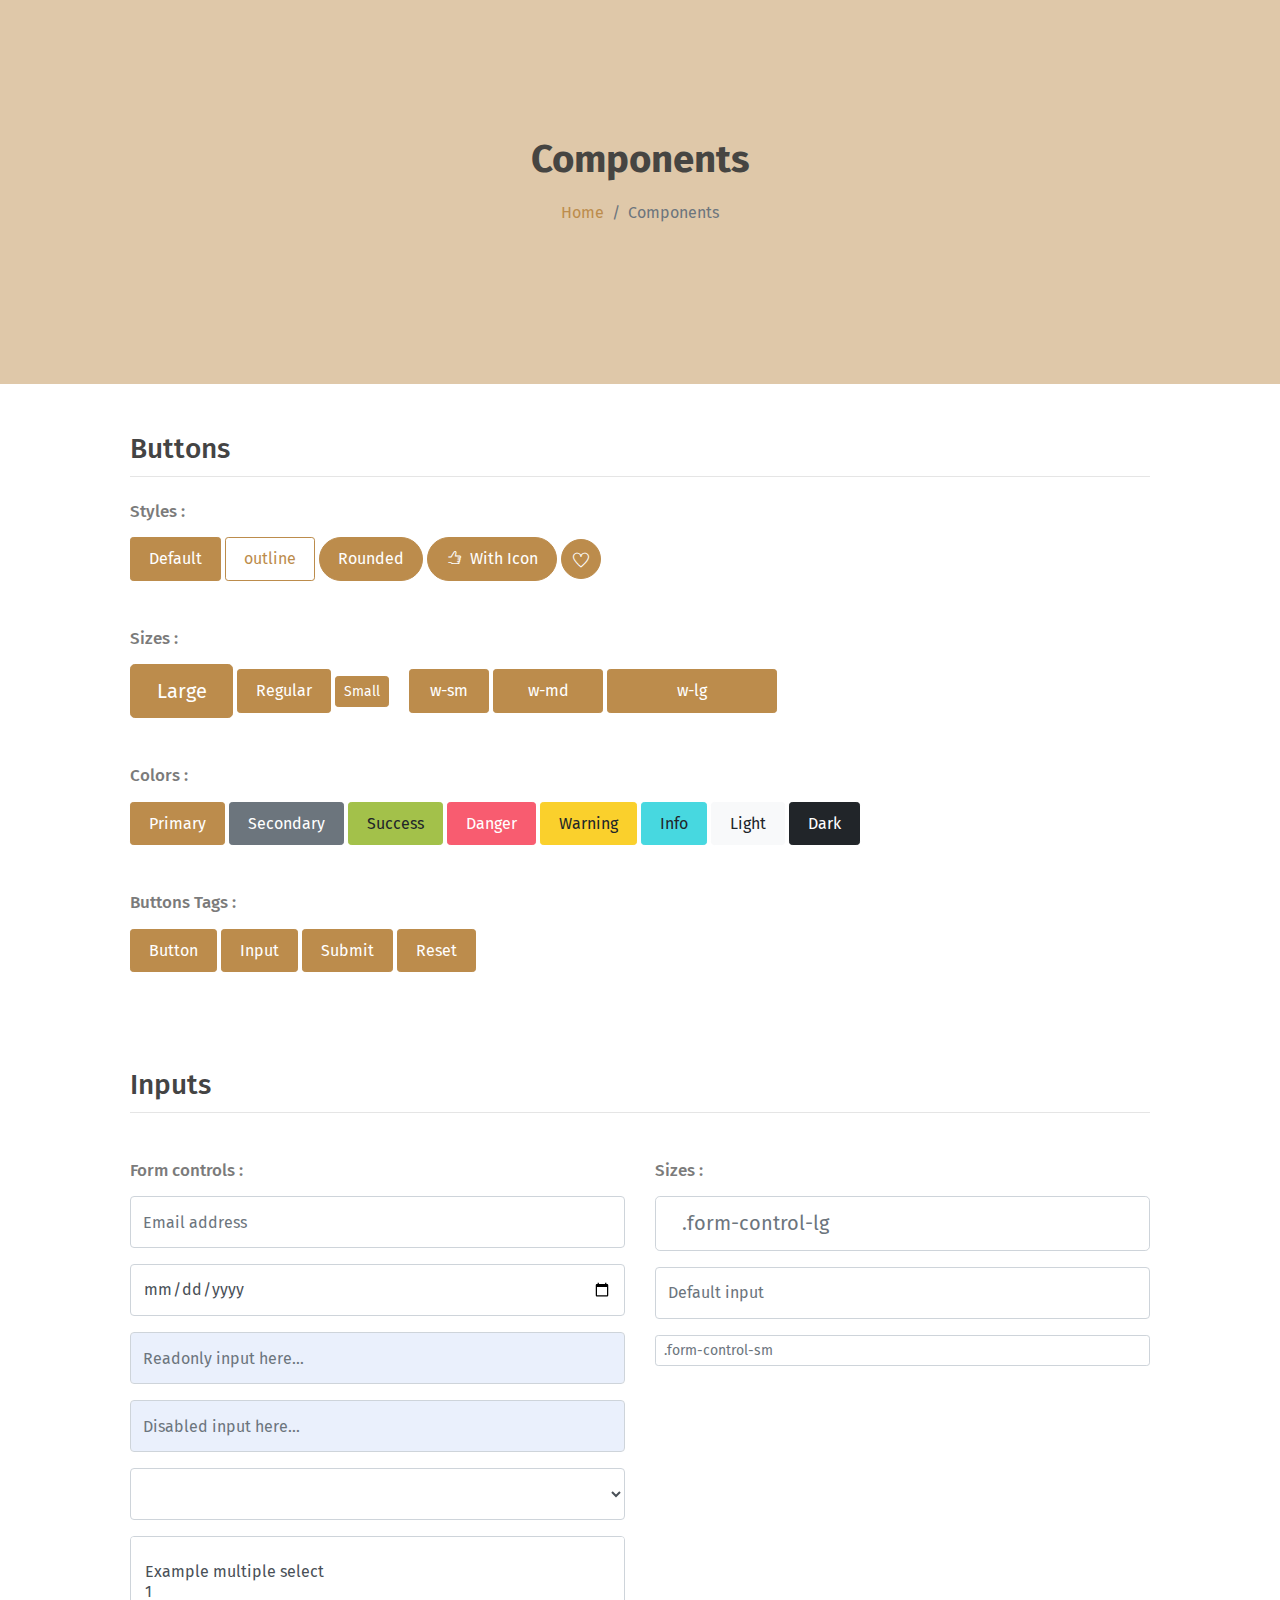
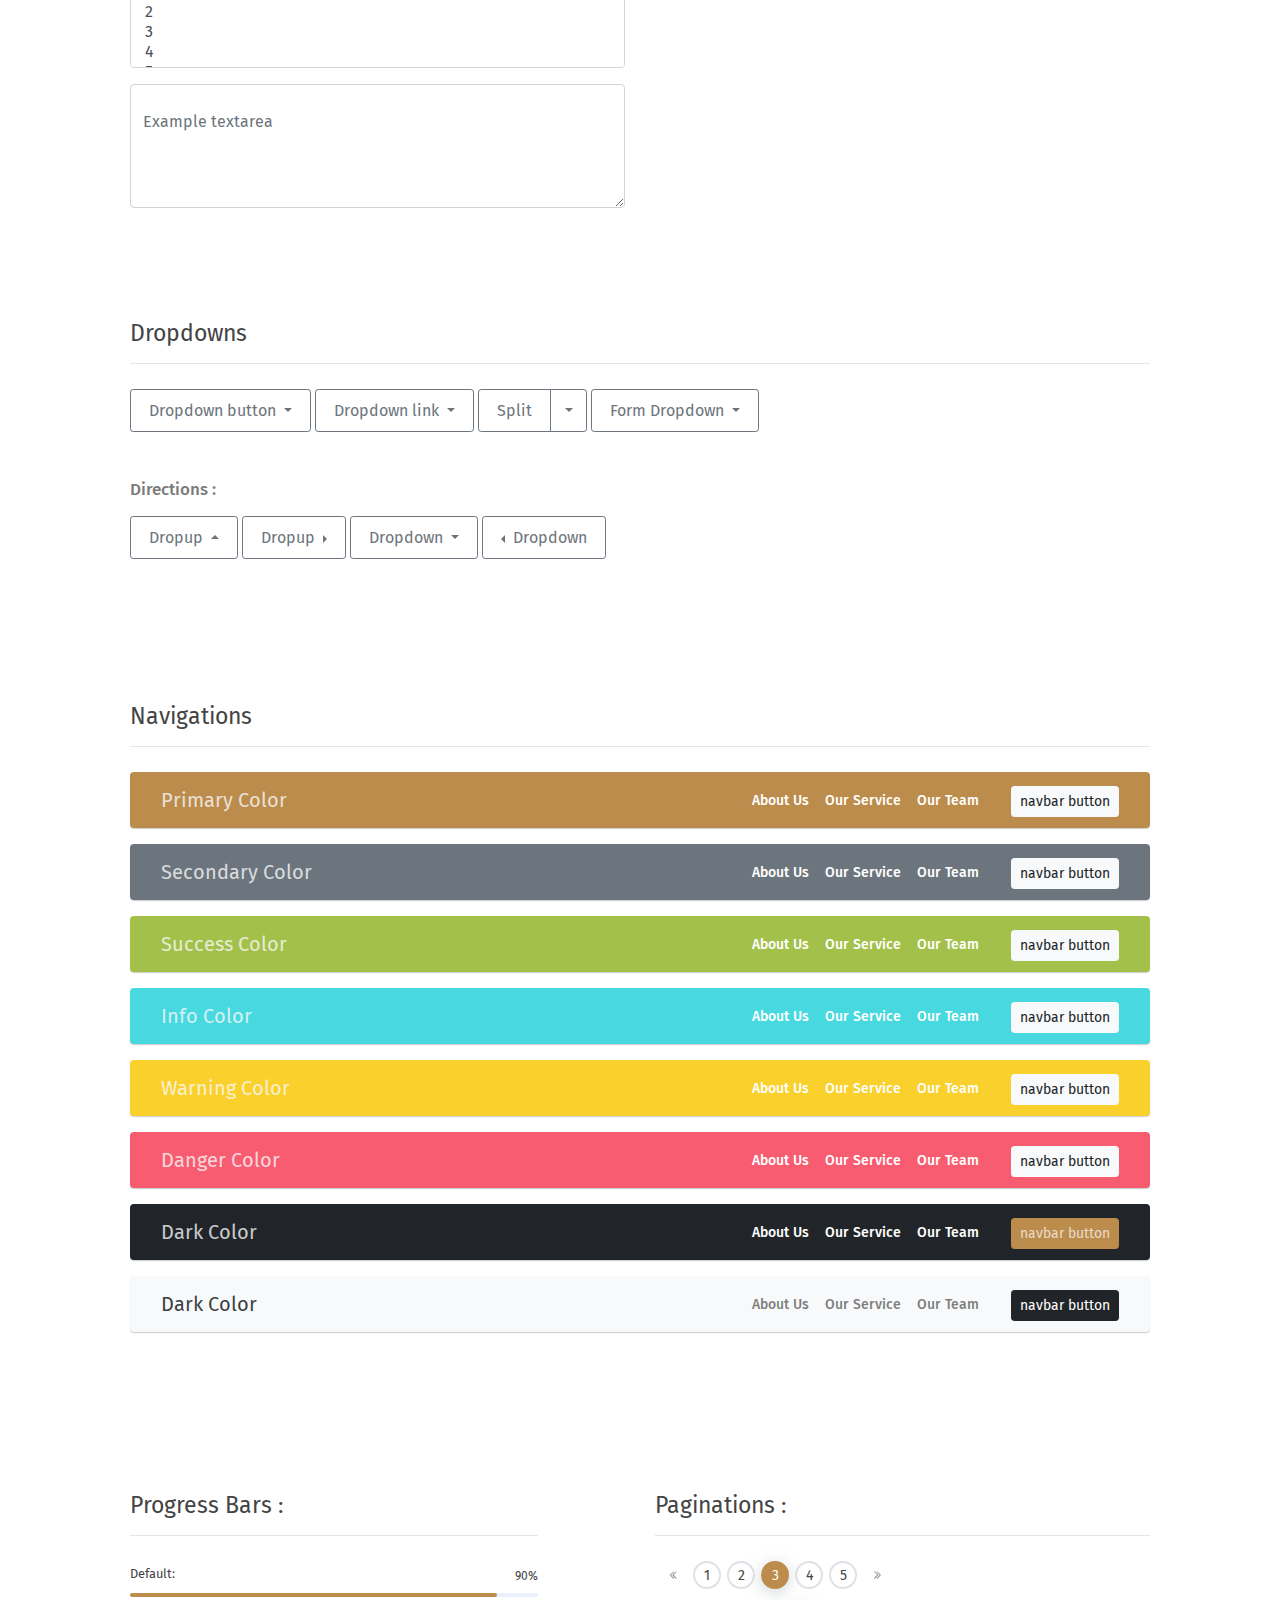
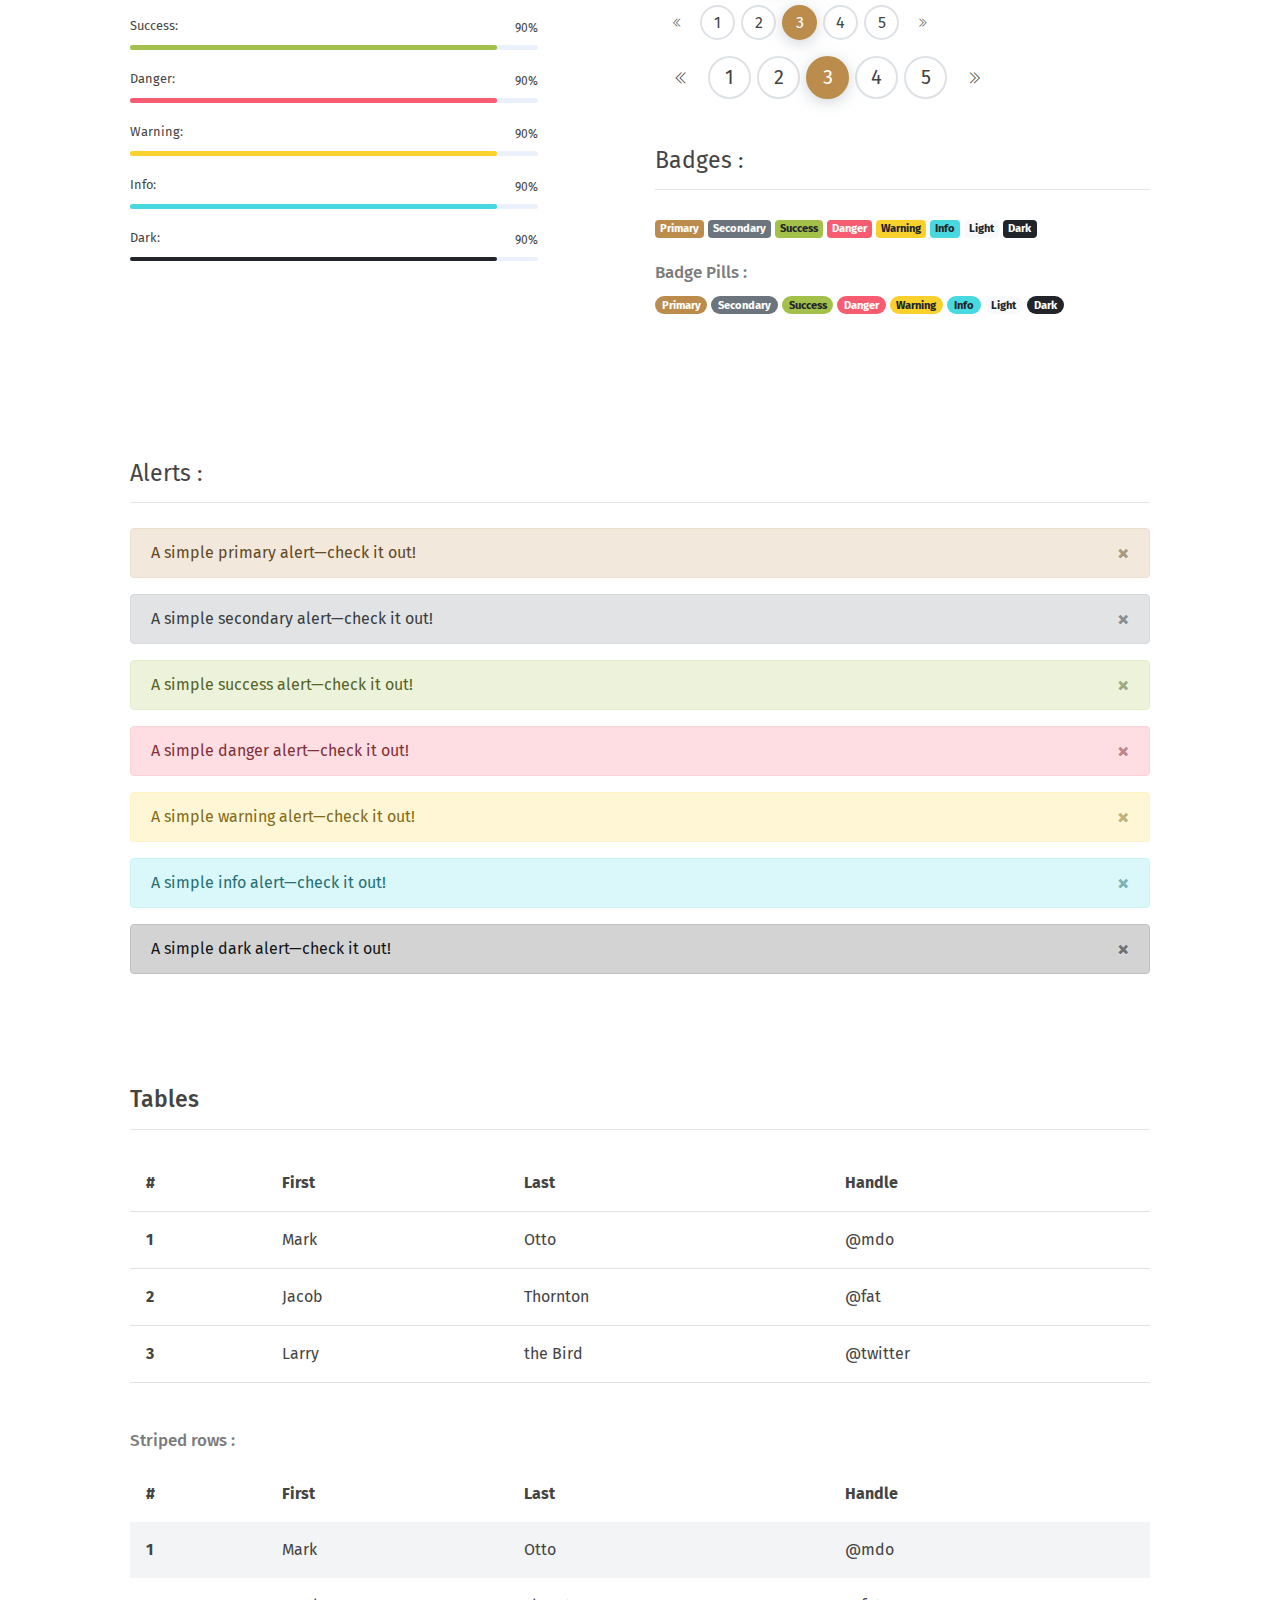
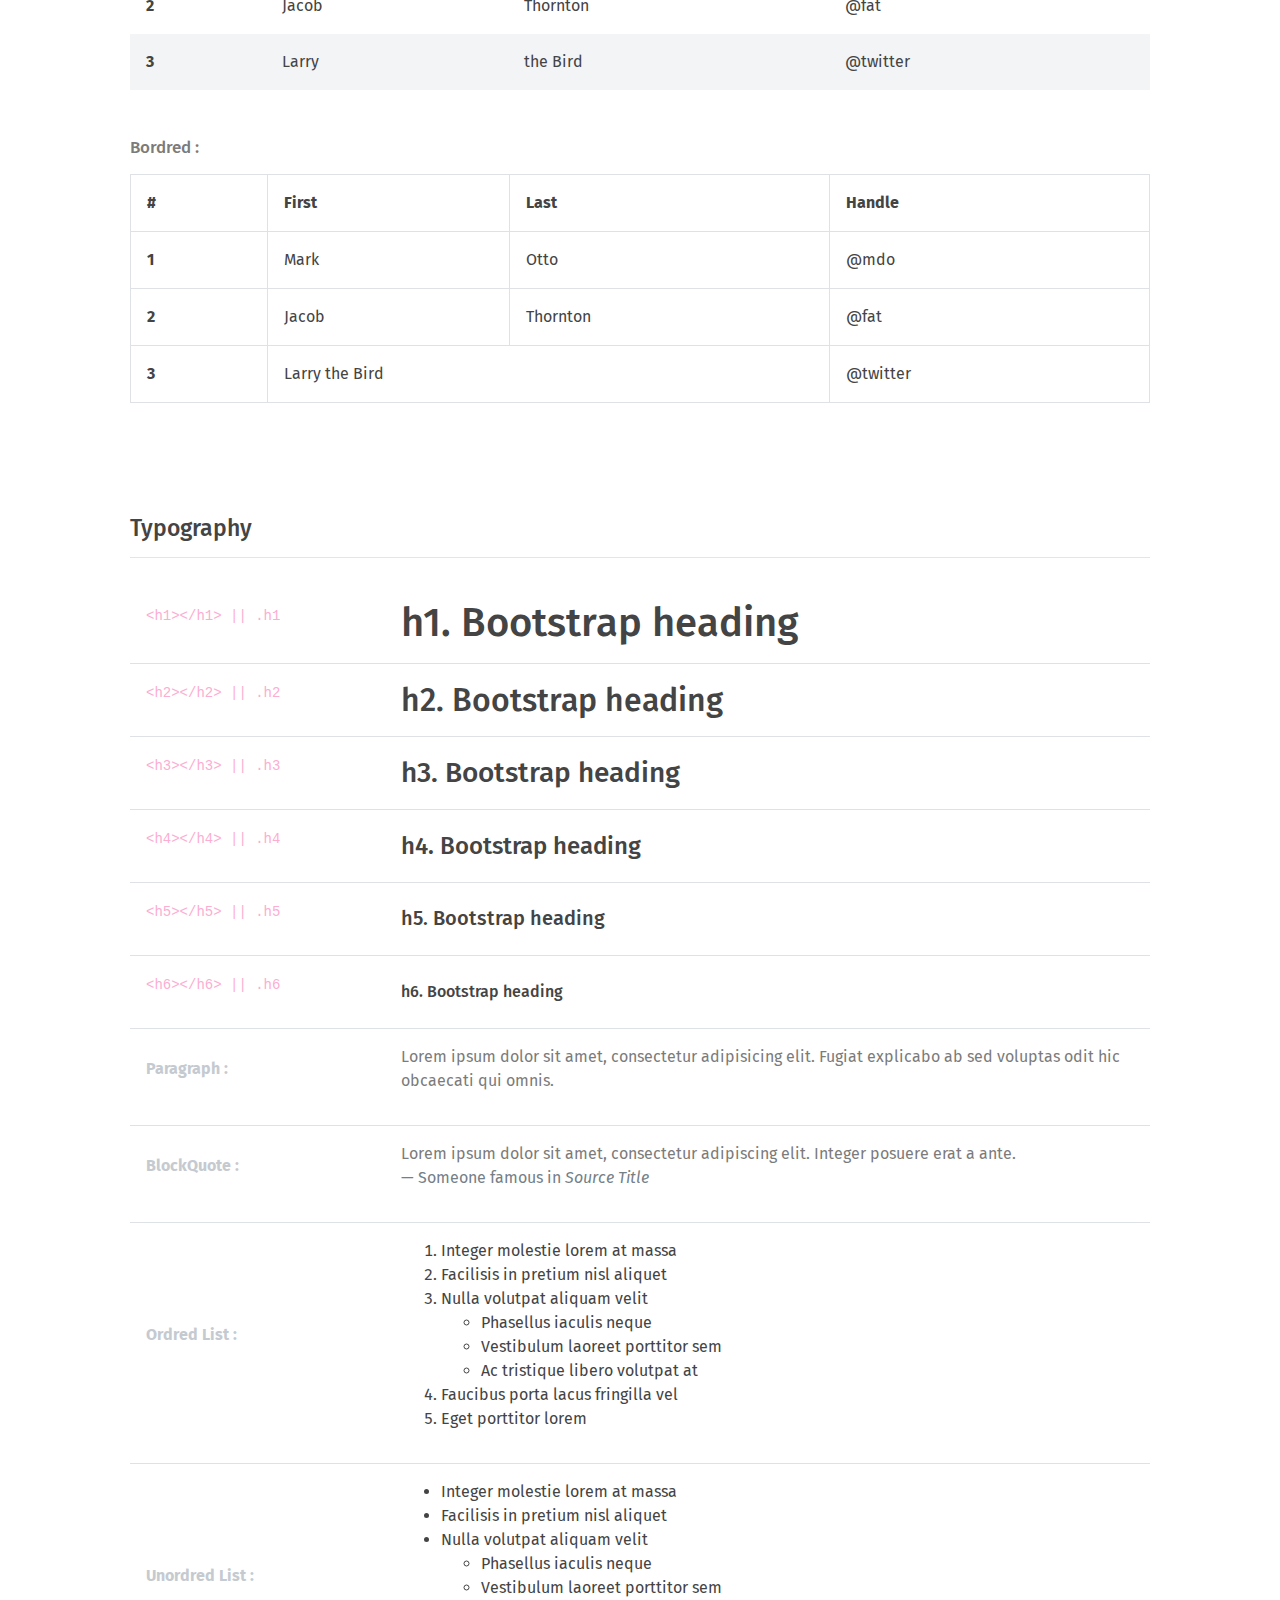
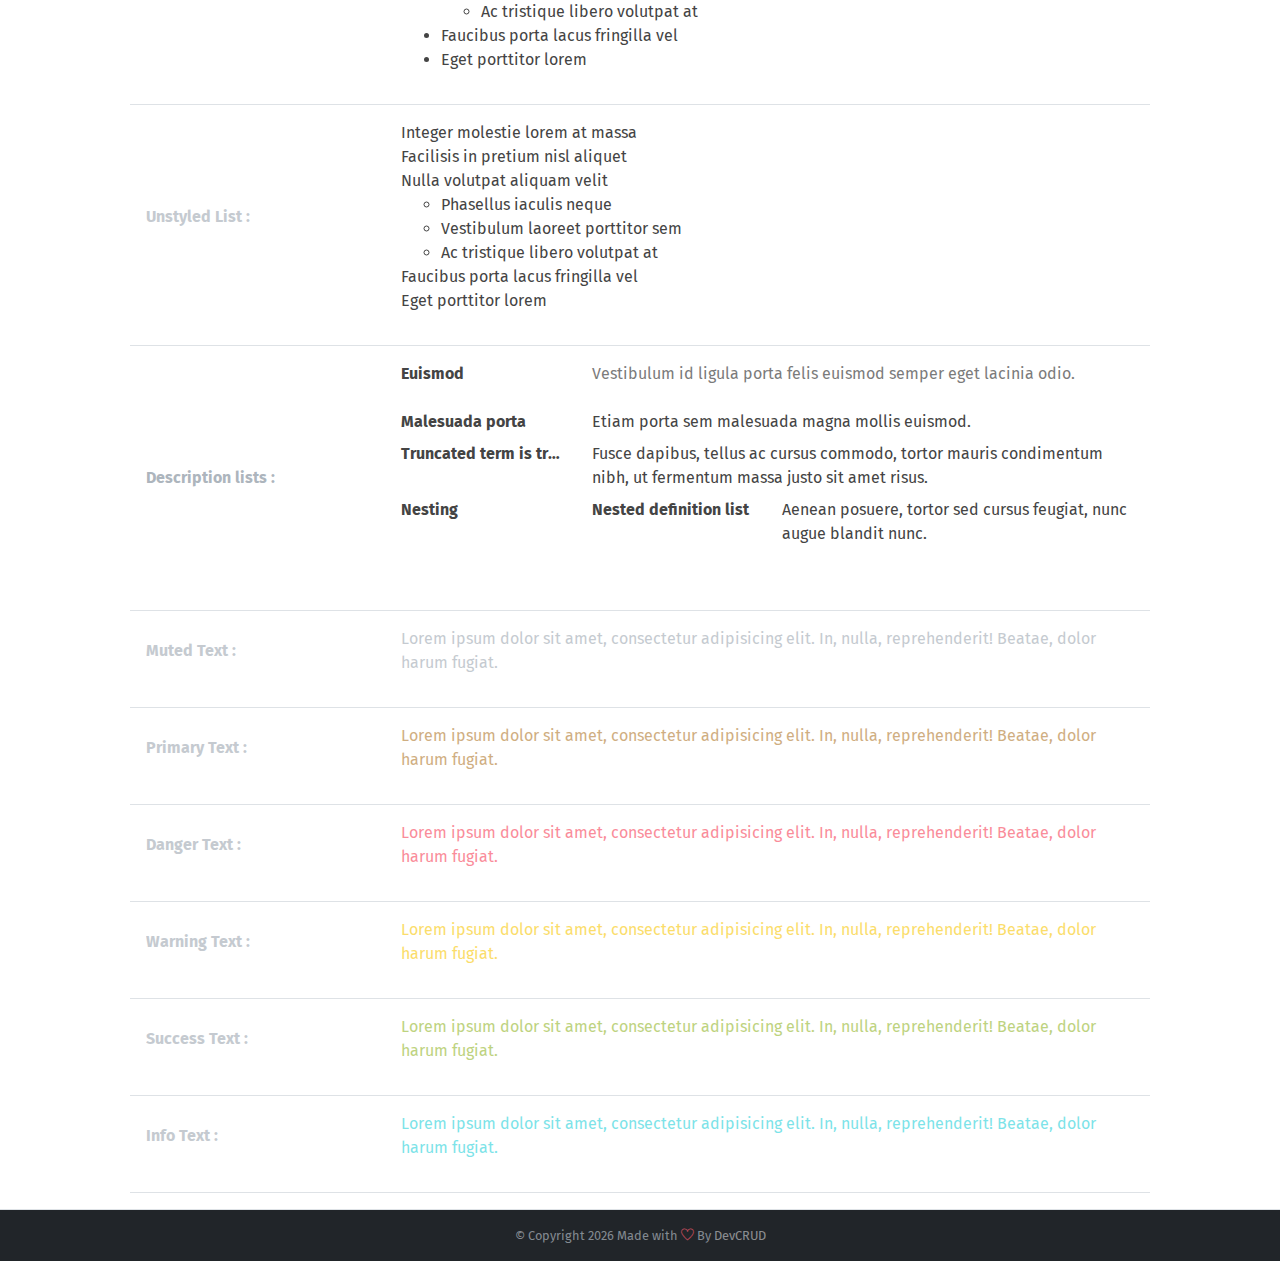
<file: components.html>
<!DOCTYPE html>
<html lang="en">
<head>
   <meta charset="utf-8">
    <meta name="viewport" content="width=device-width, initial-scale=1, shrink-to-fit=no">
    <meta name="description" content="Start your development with Pigga landing page.">
    <meta name="author" content="Devcrud">
    <title>Pigga | Components</title>
    <!-- font icons -->
    <link rel="stylesheet" href="assets/vendors/themify-icons/css/themify-icons.css">
    <!-- Bootstrap + Pigga main styles -->
   <link rel="stylesheet" href="assets/css/pigga.css">
</head>
<body>

   <!-- Page Header -->
   <header class="header header-mini"> 
      <div class="header-title">Components</div> 
      <nav aria-label="breadcrumb">
         <ol class="breadcrumb">
            <li class="breadcrumb-item"><a href="index.html">Home</a></li>
            <li class="breadcrumb-item active" aria-current="page">Components</li>
         </ol>
      </nav>
   </header> <!-- End Of Page Header -->

   <!-- main content -->
   <div class="container">

      <!-- Buttons -->
      <h3 class="mt-5">Buttons</h3>
      <hr>
      <h6 class="section-secondary-title">Styles :</h6>
      <button class="btn btn-primary">Default</button>
      <button class="btn btn-outline-primary">outline</button>
      <button class="btn btn-primary rounded">Rounded</button>
      <button class="btn btn-primary rounded"><i class="ti-thumb-up pr-1"></i> With Icon</button>
      <button class="btn btn-primary circle"><i class="ti-heart"></i></button>

      <h6 class="section-secondary-title mt-5">Sizes :</h6>
      <button class="btn btn-primary btn-lg">Large</button>
      <button class="btn btn-primary ">Regular</button>
      <button class="btn btn-primary btn-sm">Small</button>
      <button class="btn btn-primary w-sm ml-3">w-sm</button>
      <button class="btn btn-primary w-md">w-md</button>
      <button class="btn btn-primary w-lg">w-lg</button>

      <h6 class="section-secondary-title mt-5">Colors :</h6>          
      <button type="button" class="btn btn-primary">Primary</button>
      <button type="button" class="btn btn-secondary">Secondary</button>
      <button type="button" class="btn btn-success">Success</button>
      <button type="button" class="btn btn-danger">Danger</button>
      <button type="button" class="btn btn-warning">Warning</button>
      <button type="button" class="btn btn-info">Info</button>
      <button type="button" class="btn btn-light">Light</button>
      <button type="button" class="btn btn-dark">Dark</button>

      <h6 class="section-secondary-title mt-5">Buttons Tags :</h6>
      <button class="btn btn-primary" type="submit">Button</button>
      <input class="btn btn-primary" type="button" value="Input">
      <input class="btn btn-primary" type="submit" value="Submit">
      <input class="btn btn-primary" type="reset" value="Reset">
      
      <!-- devider -->
      <div class="py-5"></div>

      <!-- Inputs -->
      <h3>Inputs</h3>
      <hr>
      <div class="row mt-5">
         <div class="col-md-6">
            <h6 class="section-secondary-title">Form controls :</h6>        
            <div class="form-group">
               <input type="email" class="form-control" id="exampleFormControlInput1" placeholder="Email address">
            </div>
            <div class="form-group">
               <input type="date" class="form-control" id="exampleFormControlInput1" placeholder="Date">
            </div>
            <div class="form-group">
               <input class="form-control" type="text" placeholder="Readonly input here…" readonly>
            </div>
            <div class="form-group">
               <input class="form-control" id="disabledInput" type="text" placeholder="Disabled input here..." disabled>
            </div>
            <div class="form-group">
               <select class="form-control" id="exampleFormControlSelect1">
                  <option>Example select</option>
                  <option>1</option>
                  <option>2</option>
                  <option>3</option>
                  <option>4</option>
                  <option>5</option>
               </select>
            </div>
            <div class="form-group">
               <select multiple class="form-control" id="exampleFormControlSelect2">
                  <option>Example multiple select</option>
                  <option>1</option>
                  <option>2</option>
                  <option>3</option>
                  <option>4</option>
                  <option>5</option>
               </select>
            </div>
            <div class="form-group">
               <textarea class="form-control" id="exampleFormControlTextarea1" rows="3" placeholder="Example textarea"></textarea>
            </div>
         </div>
         <div class="col-md-6">
            <h6 class="section-secondary-title">Sizes :</h6>    
            <div class="form-group">
               <input class="form-control form-control-lg" type="text" placeholder=".form-control-lg">             
            </div>
            <div class="form-group">
               <input class="form-control" type="text" placeholder="Default input">
            </div>
            <div class="form-group">
               <input class="form-control form-control-sm" type="text" placeholder=".form-control-sm"> 
            </div>
         </div>
      </div> <!-- end of inputs -->   

      <!-- devider -->
      <div class="py-5"></div>             

      <!-- Dropdowns -->
      <h3 class="components-section-title font-weight-normal">Dropdowns</h3>
      <hr>
      <div class="dropdown d-inline-block">
         <button class="btn btn-outline-secondary dropdown-toggle" type="button" id="dropdownMenuButton" data-toggle="dropdown" aria-haspopup="true" aria-expanded="false">
         Dropdown button
         </button>
         <div class="dropdown-menu" aria-labelledby="dropdownMenuButton">
         <a class="dropdown-item" href="#">Action</a>
         <a class="dropdown-item" href="#">Another action</a>
         <a class="dropdown-item" href="#">Something else here</a>
         </div>
      </div>
      <div class="dropdown d-inline-block">
         <a class="btn btn-outline-secondary dropdown-toggle" href="#" role="button" id="dropdownMenuLink" data-toggle="dropdown" aria-haspopup="true" aria-expanded="false">
            Dropdown link
         </a>
         <div class="dropdown-menu" aria-labelledby="dropdownMenuLink">
            <a class="dropdown-item" href="#">Action</a>
            <a class="dropdown-item" href="#">Another action</a>
            <a class="dropdown-item" href="#">Something else here</a>
         </div>
      </div>
      <div class="btn-group">
         <button type="button" class="btn btn-outline-secondary">Split</button>
         <button type="button" class="btn btn-outline-secondary dropdown-toggle dropdown-toggle-split" data-toggle="dropdown" aria-haspopup="true" aria-expanded="false">
         <span class="sr-only">Toggle Dropdown</span>
         </button>
         <div class="dropdown-menu">
            <a class="dropdown-item" href="#">Action</a>
            <a class="dropdown-item" href="#">Another action</a>
            <a class="dropdown-item" href="#">Something else here</a>
            <div class="dropdown-divider"></div>
            <a class="dropdown-item" href="#">Separated link</a>
         </div>
      </div>
      <div class="btn-group">
         <button class="btn btn-outline-secondary dropdown-toggle" type="button" id="dropdownMenuButton" data-toggle="dropdown" aria-haspopup="true" aria-expanded="false">
            Form Dropdown
         </button>
         <div class="dropdown-menu form">
            <form class="px-4 py-3">
               <div class="form-group">
                  <input type="email" class="form-control" id="exampleDropdownFormEmail1" placeholder="email@example.com">
               </div>
               <div class="form-group">
                  <input type="password" class="form-control" id="exampleDropdownFormPassword1" placeholder="Password">
               </div>
               <div class="form-check mb-3">
                  <input type="checkbox" class="form-check-input" id="dropdownCheck">
                  <label class="form-check-label" for="dropdownCheck">
                     Remember me
                  </label>
               </div>
               <button type="submit" class="btn btn-primary btn-block">Sign in</button>
            </form>
            <div class="dropdown-divider"></div>
            <a class="dropdown-item" href="#"><small>New around here? Sign up</small></a>
            <a class="dropdown-item" href="#"><small>Forgot password?</small></a>
         </div>
      </div>       
      <h6 class="section-secondary-title mt-5">Directions :</h6>  
      <div class="btn-group dropup">
         <button type="button" class="btn btn-outline-secondary dropdown-toggle" data-toggle="dropdown" aria-haspopup="true" aria-expanded="false">
            Dropup
         </button>
         <div class="dropdown-menu">
            <a class="dropdown-item" href="#">Action</a>
            <a class="dropdown-item" href="#">Another action</a>
            <a class="dropdown-item" href="#">Something else here</a>
            <div class="dropdown-divider"></div>
            <a class="dropdown-item" href="#">Separated link</a>
         </div>
      </div>
      <div class="btn-group dropright">
         <button type="button" class="btn btn-outline-secondary dropdown-toggle" data-toggle="dropdown" aria-haspopup="true" aria-expanded="false">
            Dropup
         </button>
         <div class="dropdown-menu">
            <a class="dropdown-item" href="#">Action</a>
            <a class="dropdown-item" href="#">Another action</a>
            <a class="dropdown-item" href="#">Something else here</a>
            <div class="dropdown-divider"></div>
            <a class="dropdown-item" href="#">Separated link</a>
         </div>
      </div>
      <div class="btn-group">
         <button type="button" class="btn btn-outline-secondary dropdown-toggle" data-toggle="dropdown" aria-haspopup="true" aria-expanded="false">
            Dropdown
         </button>
         <div class="dropdown-menu">
            <a class="dropdown-item" href="#">Action</a>
            <a class="dropdown-item" href="#">Another action</a>
            <a class="dropdown-item" href="#">Something else here</a>
            <div class="dropdown-divider"></div>
            <a class="dropdown-item" href="#">Separated link</a>
         </div>
      </div>
      <div class="btn-group dropleft">
         <button type="button" class="btn btn-outline-secondary dropdown-toggle" data-toggle="dropdown" aria-haspopup="true" aria-expanded="false">
            Dropdown
         </button>
         <div class="dropdown-menu">
            <a class="dropdown-item" href="#">Action</a>
            <a class="dropdown-item" href="#">Another action</a>
            <a class="dropdown-item" href="#">Something else here</a>
            <div class="dropdown-divider"></div>
            <a class="dropdown-item" href="#">Separated link</a>
         </div>
      </div> <!-- end of Dropdowns -->  

      <!-- devider -->
      <div class="py-5"></div>   

      <!-- navbars -->
      <h3 class="components-section-title font-weight-normal mt-5">Navigations</h3>
      <hr>
      <nav class="navbar navbar-expand-sm navbar-dark bg-primary rounded shadow mb-3">
         <div class="container">
            <a class="navbar-brand" href="#">Primary Color</a>
            <button class="navbar-toggler ml-auto" type="button" data-toggle="collapse" data-target="#navbarSupportedContent" aria-controls="navbarSupportedContent" aria-expanded="false" aria-label="Toggle navigation">
            <span class="navbar-toggler-icon"></span>
            </button>
            <div class="collapse navbar-collapse" id="navbarSupportedContent">
               <ul class="navbar-nav ml-auto"> 
                  <li class="nav-item">
                     <a class="nav-link" href="#about">About Us</a>
                  </li>
                  <li class="nav-item">
                     <a class="nav-link" href="#service">Our Service</a>
                  </li>
                  <li class="nav-item">
                     <a class="nav-link" href="#team">Our Team</a>
                  </li>
                  <li class="nav-item">
                     <a href="#book-table" class="ml-4 mt-1 btn btn-light btn-sm">navbar button</a>
                  </li>
               </ul>                       
            </div>
         </div>
      </nav>
      <nav class="navbar navbar-expand-sm navbar-dark bg-secondary rounded shadow mb-3">
         <div class="container">
            <a class="navbar-brand" href="#">Secondary Color</a>
            <button class="navbar-toggler ml-auto" type="button" data-toggle="collapse" data-target="#navbarSupportedContent" aria-controls="navbarSupportedContent" aria-expanded="false" aria-label="Toggle navigation">
            <span class="navbar-toggler-icon"></span>
            </button>
            <div class="collapse navbar-collapse" id="navbarSupportedContent">
               <ul class="navbar-nav ml-auto"> 
                  <li class="nav-item">
                     <a class="nav-link" href="#about">About Us</a>
                  </li>
                  <li class="nav-item">
                     <a class="nav-link" href="#service">Our Service</a>
                  </li>
                  <li class="nav-item">
                     <a class="nav-link" href="#team">Our Team</a>
                  </li>
                  <li class="nav-item">
                     <a href="#book-table" class="ml-4 mt-1 btn btn-light btn-sm">navbar button</a>
                  </li>
               </ul>                       
            </div>
         </div>
      </nav>
      <nav class="navbar navbar-expand-sm navbar-dark bg-success rounded shadow mb-3">
         <div class="container">
            <a class="navbar-brand" href="#">Success Color</a>
            <button class="navbar-toggler ml-auto" type="button" data-toggle="collapse" data-target="#navbarSupportedContent" aria-controls="navbarSupportedContent" aria-expanded="false" aria-label="Toggle navigation">
            <span class="navbar-toggler-icon"></span>
            </button>
            <div class="collapse navbar-collapse" id="navbarSupportedContent">
               <ul class="navbar-nav ml-auto"> 
                  <li class="nav-item">
                     <a class="nav-link" href="#about">About Us</a>
                  </li>
                  <li class="nav-item">
                     <a class="nav-link" href="#service">Our Service</a>
                  </li>
                  <li class="nav-item">
                     <a class="nav-link" href="#team">Our Team</a>
                  </li>
                  <li class="nav-item">
                     <a href="#book-table" class="ml-4 mt-1 btn btn-light btn-sm">navbar button</a>
                  </li>
               </ul>                       
            </div>
         </div>
      </nav>
      <nav class="navbar navbar-expand-sm navbar-dark bg-info rounded shadow mb-3">
         <div class="container">
            <a class="navbar-brand" href="#">Info Color</a>
            <button class="navbar-toggler ml-auto" type="button" data-toggle="collapse" data-target="#navbarSupportedContent" aria-controls="navbarSupportedContent" aria-expanded="false" aria-label="Toggle navigation">
            <span class="navbar-toggler-icon"></span>
            </button>
            <div class="collapse navbar-collapse" id="navbarSupportedContent">
               <ul class="navbar-nav ml-auto"> 
                  <li class="nav-item">
                     <a class="nav-link" href="#about">About Us</a>
                  </li>
                  <li class="nav-item">
                     <a class="nav-link" href="#service">Our Service</a>
                  </li>
                  <li class="nav-item">
                     <a class="nav-link" href="#team">Our Team</a>
                  </li>
                  <li class="nav-item">
                     <a href="#book-table" class="ml-4 mt-1 btn btn-light btn-sm">navbar button</a>
                  </li>
               </ul>                       
            </div>
         </div>
      </nav>
      <nav class="navbar navbar-expand-sm navbar-dark bg-warning rounded shadow mb-3">
         <div class="container">
            <a class="navbar-brand" href="#">Warning Color</a>
            <button class="navbar-toggler ml-auto" type="button" data-toggle="collapse" data-target="#navbarSupportedContent" aria-controls="navbarSupportedContent" aria-expanded="false" aria-label="Toggle navigation">
            <span class="navbar-toggler-icon"></span>
            </button>
            <div class="collapse navbar-collapse" id="navbarSupportedContent">
               <ul class="navbar-nav ml-auto"> 
                  <li class="nav-item">
                     <a class="nav-link" href="#about">About Us</a>
                  </li>
                  <li class="nav-item">
                     <a class="nav-link" href="#service">Our Service</a>
                  </li>
                  <li class="nav-item">
                     <a class="nav-link" href="#team">Our Team</a>
                  </li>
                  <li class="nav-item">
                     <a href="#book-table" class="ml-4 mt-1 btn btn-light btn-sm">navbar button</a>
                  </li>
               </ul>                       
            </div>
         </div>
      </nav>
      <nav class="navbar navbar-expand-sm navbar-dark bg-danger rounded shadow mb-3">
         <div class="container">
            <a class="navbar-brand" href="#">Danger Color</a>
            <button class="navbar-toggler ml-auto" type="button" data-toggle="collapse" data-target="#navbarSupportedContent" aria-controls="navbarSupportedContent" aria-expanded="false" aria-label="Toggle navigation">
            <span class="navbar-toggler-icon"></span>
            </button>
            <div class="collapse navbar-collapse" id="navbarSupportedContent">
               <ul class="navbar-nav ml-auto"> 
                  <li class="nav-item">
                     <a class="nav-link" href="#about">About Us</a>
                  </li>
                  <li class="nav-item">
                     <a class="nav-link" href="#service">Our Service</a>
                  </li>
                  <li class="nav-item">
                     <a class="nav-link" href="#team">Our Team</a>
                  </li>
                  <li class="nav-item">
                     <a href="#book-table" class="ml-4 mt-1 btn btn-light btn-sm">navbar button</a>
                  </li>
               </ul>                       
            </div>
         </div>
      </nav>
      <nav class="navbar navbar-expand-sm navbar-dark bg-dark rounded shadow mb-3">
         <div class="container">
            <a class="navbar-brand" href="#">Dark Color</a>
            <button class="navbar-toggler ml-auto" type="button" data-toggle="collapse" data-target="#navbarSupportedContent" aria-controls="navbarSupportedContent" aria-expanded="false" aria-label="Toggle navigation">
            <span class="navbar-toggler-icon"></span>
            </button>
            <div class="collapse navbar-collapse" id="navbarSupportedContent">
               <ul class="navbar-nav ml-auto"> 
                  <li class="nav-item">
                     <a class="nav-link" href="#about">About Us</a>
                  </li>
                  <li class="nav-item">
                     <a class="nav-link" href="#service">Our Service</a>
                  </li>
                  <li class="nav-item">
                     <a class="nav-link" href="#team">Our Team</a>
                  </li>
                  <li class="nav-item">
                     <a href="#book-table" class="ml-4 mt-1 btn btn-primary btn-sm">navbar button</a>
                  </li>
               </ul>                       
            </div>
         </div>
      </nav>
      <nav class="navbar navbar-expand-sm navbar-light bg-light rounded shadow mb-3">
         <div class="container">
            <a class="navbar-brand" href="#">Dark Color</a>
            <button class="navbar-toggler ml-auto" type="button" data-toggle="collapse" data-target="#navbarSupportedContent" aria-controls="navbarSupportedContent" aria-expanded="false" aria-label="Toggle navigation">
            <span class="navbar-toggler-icon"></span>
            </button>
            <div class="collapse navbar-collapse" id="navbarSupportedContent">
               <ul class="navbar-nav ml-auto"> 
                  <li class="nav-item">
                     <a class="nav-link" href="#about">About Us</a>
                  </li>
                  <li class="nav-item">
                     <a class="nav-link" href="#service">Our Service</a>
                  </li>
                  <li class="nav-item">
                     <a class="nav-link" href="#team">Our Team</a>
                  </li>
                  <li class="nav-item">
                     <a href="#book-table" class="ml-4 mt-1 btn btn-dark btn-sm">navbar button</a>
                  </li>
               </ul>                       
            </div>
         </div>
      </nav>
      <!-- End of navbars -->

      <!-- devider -->
      <div class="py-5"></div>   
      
      <!-- progress bars -->
      <div class="row justify-content-between">
         <div class="col-md-5">
            <h3 class="components-section-title font-weight-normal mt-5">Progress Bars :</h3>
            <hr>
            <small>Default: </small>
            <div class="progress mt-2 mb-3">
               <div class="progress-bar" role="progressbar" style="width: 90%" aria-valuenow="25" aria-valuemin="0" aria-valuemax="100"><span>90%</span></div>
            </div>
            <small>Success:</small>
            <div class="progress mt-2 mb-3">
               <div class="progress-bar bg-success" role="progressbar" style="width: 90%" aria-valuenow="25" aria-valuemin="0" aria-valuemax="100"><span>90%</span></div>
            </div>
            <small>Danger:</small>
            <div class="progress mt-2 mb-3">
               <div class="progress-bar bg-danger" role="progressbar" style="width: 90%" aria-valuenow="25" aria-valuemin="0" aria-valuemax="100"><span>90%</span></div>
            </div>
            <small>Warning:</small>
            <div class="progress mt-2 mb-3">
               <div class="progress-bar bg-warning" role="progressbar" style="width: 90%" aria-valuenow="25" aria-valuemin="0" aria-valuemax="100"><span>90%</span></div>
            </div>
            <small>Info:</small>
            <div class="progress mt-2 mb-3">
               <div class="progress-bar bg-info" role="progressbar" style="width: 90%" aria-valuenow="25" aria-valuemin="0" aria-valuemax="100"><span>90%</span></div>
            </div>
            <small>Dark:</small>
            <div class="progress mt-2 mb-3">
               <div class="progress-bar bg-dark" role="progressbar" style="width: 90%" aria-valuenow="25" aria-valuemin="0" aria-valuemax="100"><span>90%</span></div>
            </div>
         </div>
         <div class="col-md-6">
            <h3 class="components-section-title font-weight-normal mt-5">Paginations :</h3>
            <hr>
            <nav aria-label="Page navigation example">
               <ul class="pagination pagination-sm">
                  <li class="page-item"><a class="page-link" href="#"><i class="ti-angle-double-left"></i></a></li>
                  <li class="page-item"><a class="page-link" href="#">1</a></li>
                  <li class="page-item"><a class="page-link" href="#">2</a></li>
                  <li class="page-item active"><a class="page-link" href="#">3</a></li>
                  <li class="page-item"><a class="page-link" href="#">4</a></li>
                  <li class="page-item"><a class="page-link" href="#">5</a></li>
                  <li class="page-item"><a class="page-link" href="#"><i class="ti-angle-double-right"></i></a></li>
               </ul>
            </nav>
            <nav aria-label="Page navigation example">
               <ul class="pagination">
               <li class="page-item"><a class="page-link" href="#"><i class="ti-angle-double-left"></i></a></li>
                  <li class="page-item"><a class="page-link" href="#">1</a></li>
                  <li class="page-item"><a class="page-link" href="#">2</a></li>
                  <li class="page-item active"><a class="page-link" href="#">3</a></li>
                  <li class="page-item"><a class="page-link" href="#">4</a></li>
                  <li class="page-item"><a class="page-link" href="#">5</a></li>
                  <li class="page-item"><a class="page-link" href="#"><i class="ti-angle-double-right"></i></a></li>
               </ul>
            </nav>
            <nav aria-label="Page navigation example">
               <ul class="pagination pagination-lg">
                  <li class="page-item"><a class="page-link" href="#"><i class="ti-angle-double-left"></i></a></li>
                  <li class="page-item"><a class="page-link" href="#">1</a></li>
                  <li class="page-item"><a class="page-link" href="#">2</a></li>
                  <li class="page-item active"><a class="page-link" href="#">3</a></li>
                  <li class="page-item"><a class="page-link" href="#">4</a></li>
                  <li class="page-item"><a class="page-link" href="#">5</a></li>
                  <li class="page-item"><a class="page-link" href="#"><i class="ti-angle-double-right"></i></a></li>
               </ul>
            </nav>

            <!-- Badges -->
            <h3 class="components-section-title font-weight-normal mt-5">Badges :</h3>
            <hr>
            <span class="badge badge-primary">Primary</span>
            <span class="badge badge-secondary">Secondary</span>
            <span class="badge badge-success">Success</span>
            <span class="badge badge-danger">Danger</span>
            <span class="badge badge-warning">Warning</span>
            <span class="badge badge-info">Info</span>
            <span class="badge badge-light">Light</span>
            <span class="badge badge-dark">Dark</span>
            <h6 class="section-secondary-title mt-4 mb-2">Badge Pills :</h6>
            <span class="badge badge-pill badge-primary">Primary</span>
            <span class="badge badge-pill badge-secondary">Secondary</span>
            <span class="badge badge-pill badge-success">Success</span>
            <span class="badge badge-pill badge-danger">Danger</span>
            <span class="badge badge-pill badge-warning">Warning</span>
            <span class="badge badge-pill badge-info">Info</span>
            <span class="badge badge-pill badge-light">Light</span>
            <span class="badge badge-pill badge-dark">Dark</span>
         </div>
      </div> <!-- End of Progress bars -->

      <!-- devider -->
      <div class="py-5"></div>  

      <!-- Alerts -->
      <h3 class="components-section-title font-weight-normal mt-5">Alerts :</h3>
      <hr>
      <div class="alert alert-primary alert-dismissible fade show" role="alert">
         A simple primary alert—check it out!
         <button type="button" class="close" data-dismiss="alert" aria-label="Close">
            <span aria-hidden="true">&times;</span>
         </button>
      </div>
      <div class="alert alert-secondary alert-dismissible fade show" role="alert">
         A simple secondary alert—check it out!
         <button type="button" class="close" data-dismiss="alert" aria-label="Close">
            <span aria-hidden="true">&times;</span>
         </button>
      </div>
      <div class="alert alert-success alert-dismissible fade show" role="alert">
         A simple success alert—check it out!
         <button type="button" class="close" data-dismiss="alert" aria-label="Close">
            <span aria-hidden="true">&times;</span>
         </button>
      </div>
      <div class="alert alert-danger alert-dismissible fade show" role="alert">
         A simple danger alert—check it out!
         <button type="button" class="close" data-dismiss="alert" aria-label="Close">
            <span aria-hidden="true">&times;</span>
         </button>
      </div>
      <div class="alert alert-warning alert-dismissible fade show" role="alert">
         A simple warning alert—check it out!
         <button type="button" class="close" data-dismiss="alert" aria-label="Close">
            <span aria-hidden="true">&times;</span>
         </button>
      </div>
      <div class="alert alert-info alert-dismissible fade show" role="alert">
         A simple info alert—check it out!
         <button type="button" class="close" data-dismiss="alert" aria-label="Close">
            <span aria-hidden="true">&times;</span>
         </button>
      </div>
      <div class="alert alert-dark alert-dismissible fade show" role="alert">
         A simple dark alert—check it out!
         <button type="button" class="close" data-dismiss="alert" aria-label="Close">
            <span aria-hidden="true">&times;</span>
         </button>
      </div>
      <!-- end of alerts -->

      <!-- devider -->
      <div class="py-5"></div> 
   
      <!-- tables -->
      <h3 class="components-section-title">Tables</h3>
      <hr>
      <table class="table">
         <thead>
            <tr>
               <th scope="col">#</th>
               <th scope="col">First</th>
               <th scope="col">Last</th>
               <th scope="col">Handle</th>
            </tr>
         </thead>
         <tbody>
            <tr>
               <th scope="row">1</th>
               <td>Mark</td>
               <td>Otto</td>
               <td>@mdo</td>
            </tr>
            <tr>
               <th scope="row">2</th>
               <td>Jacob</td>
               <td>Thornton</td>
               <td>@fat</td>
            </tr>
            <tr>
               <th scope="row">3</th>
               <td>Larry</td>
               <td>the Bird</td>
               <td>@twitter</td>
            </tr>
         </tbody>
      </table>

      <h6 class="section-secondary-title mt-5">Striped rows :</h6>
      <table class="table table-striped">
         <thead>
            <tr>
               <th scope="col">#</th>
               <th scope="col">First</th>
               <th scope="col">Last</th>
               <th scope="col">Handle</th>
            </tr>
         </thead>
         <tbody>
            <tr>
               <th scope="row">1</th>
               <td>Mark</td>
               <td>Otto</td>
               <td>@mdo</td>
            </tr>
            <tr>
               <th scope="row">2</th>
               <td>Jacob</td>
               <td>Thornton</td>
               <td>@fat</td>
            </tr>
            <tr>
               <th scope="row">3</th>
               <td>Larry</td>
               <td>the Bird</td>
               <td>@twitter</td>
            </tr>
         </tbody>
      </table>

      <h6 class="section-secondary-title mt-5">Bordred :</h6>
      <table class="table table-bordered">
         <thead>
            <tr>
               <th scope="col">#</th>
               <th scope="col">First</th>
               <th scope="col">Last</th>
               <th scope="col">Handle</th>
            </tr>
         </thead>
         <tbody>
            <tr>
               <th scope="row">1</th>
               <td>Mark</td>
               <td>Otto</td>
               <td>@mdo</td>
            </tr>
            <tr>
               <th scope="row">2</th>
               <td>Jacob</td>
               <td>Thornton</td>
               <td>@fat</td>
            </tr>
            <tr>
               <th scope="row">3</th>
               <td colspan="2">Larry the Bird</td>
               <td>@twitter</td>
            </tr>
         </tbody>
      </table>
      <!-- end of tables -->

      <!-- devider -->
      <div class="py-5"></div> 

      <!-- typography -->
      <h3 class="components-section-title">Typography</h3>
      <hr>
      <table class="table table-borderless v-align-center">
         <tbody>
            <tr>
               <td>
                  <p><code class="highlighter-rouge">&lt;h1&gt;&lt;/h1&gt; || .h1</code></p>
               </td>
               <td class="w-75"><span class="h1">h1. Bootstrap heading</span></td>
            </tr>
            <tr>
               <td>
                  <p><code class="highlighter-rouge">&lt;h2&gt;&lt;/h2&gt; || .h2</code></p>
               </td>
               <td><span class="h2">h2. Bootstrap heading</span></td>
            </tr>
            <tr>
               <td>
                  <p><code class="highlighter-rouge">&lt;h3&gt;&lt;/h3&gt; || .h3</code></p>
               </td>
               <td><span class="h3">h3. Bootstrap heading</span></td>
            </tr>
            <tr>
               <td>
                  <p><code class="highlighter-rouge">&lt;h4&gt;&lt;/h4&gt; || .h4</code></p>
               </td>
               <td><span class="h4">h4. Bootstrap heading</span></td>
            </tr>
            <tr>
               <td>
                  <p><code class="highlighter-rouge">&lt;h5&gt;&lt;/h5&gt; || .h5</code></p>
               </td>
               <td><span class="h5">h5. Bootstrap heading</span></td>
            </tr>
            <tr>
               <td>
                  <p><code class="highlighter-rouge">&lt;h6&gt;&lt;/h6&gt; || .h6</code></p>
               </td>
               <td><span class="h6">h6. Bootstrap heading</span></td>
            </tr>
            <tr>
               <td>
                  <p class="font-weight-bold text-muted">Paragraph :</p>
               </td>
               <td><p>Lorem ipsum dolor sit amet, consectetur adipisicing elit. Fugiat explicabo ab sed voluptas odit hic obcaecati qui omnis.</p></td>
            </tr>
            <tr>
               <td>
                  <p class="font-weight-bold text-muted">BlockQuote :</p>
               </td>
               <td>
                  <blockquote class="blockquote">
                     <p class="mb-0">Lorem ipsum dolor sit amet, consectetur adipiscing elit. Integer posuere erat a ante.</p>
                     <footer class="blockquote-footer">Someone famous in <cite title="Source Title">Source Title</cite></footer>
                  </blockquote>
               </td>
            </tr>
            <tr>
               <td><p class="font-weight-bold text-muted">Ordred List :</p></td>
               <td>
                  <ol>
                     <li>Integer molestie lorem at massa</li>
                     <li>Facilisis in pretium nisl aliquet</li>
                     <li>Nulla volutpat aliquam velit
                        <ul>
                           <li>Phasellus iaculis neque</li>
                           <li>Vestibulum laoreet porttitor sem</li>
                           <li>Ac tristique libero volutpat at</li>
                        </ul>
                     </li>
                     <li>Faucibus porta lacus fringilla vel</li>
                     <li>Eget porttitor lorem</li>
                  </ol>
               </td>
            </tr>
            <tr>
               <td><p class="font-weight-bold text-muted">Unordred List :</p></td>
               <td>
                  <ul >
                     <li>Integer molestie lorem at massa</li>
                     <li>Facilisis in pretium nisl aliquet</li>
                     <li>Nulla volutpat aliquam velit
                        <ul>
                           <li>Phasellus iaculis neque</li>
                           <li>Vestibulum laoreet porttitor sem</li>
                           <li>Ac tristique libero volutpat at</li>
                        </ul>
                     </li>
                     <li>Faucibus porta lacus fringilla vel</li>
                     <li>Eget porttitor lorem</li>
                  </ul>
               </td>
            </tr>
            <tr>
               <td><p class="font-weight-bold text-muted">Unstyled List :</p></td>
               <td>
                  <ul class="list-unstyled">
                     <li>Integer molestie lorem at massa</li>
                     <li>Facilisis in pretium nisl aliquet</li>
                     <li>Nulla volutpat aliquam velit
                        <ul>
                           <li>Phasellus iaculis neque</li>
                           <li>Vestibulum laoreet porttitor sem</li>
                           <li>Ac tristique libero volutpat at</li>
                        </ul>
                     </li>
                     <li>Faucibus porta lacus fringilla vel</li>
                     <li>Eget porttitor lorem</li>
                  </ul>
               </td>
            </tr>
            <tr>
               <td class="font-weight-bold text-muted">Description lists : </td>
               <td>
                  <dl class="row">
                     <dt class="col-sm-3">Euismod</dt>
                     <dd class="col-sm-9">
                        <p>Vestibulum id ligula porta felis euismod semper eget lacinia odio.</p>
                     </dd>

                     <dt class="col-sm-3">Malesuada porta</dt>
                     <dd class="col-sm-9">Etiam porta sem malesuada magna mollis euismod.</dd>

                     <dt class="col-sm-3 text-truncate">Truncated term is truncated</dt>
                     <dd class="col-sm-9">Fusce dapibus, tellus ac cursus commodo, tortor mauris condimentum nibh, ut fermentum massa justo sit amet risus.</dd>

                     <dt class="col-sm-3">Nesting</dt>
                     <dd class="col-sm-9">
                        <dl class="row">
                           <dt class="col-sm-4">Nested definition list</dt>
                           <dd class="col-sm-8">Aenean posuere, tortor sed cursus feugiat, nunc augue blandit nunc.</dd>
                        </dl>
                     </dd>
                  </dl>
               </td>
            </tr>
            <tr>
               <td>
                  <p class="font-weight-bold text-muted">Muted Text :</p>
               </td>
               <td>
                  <p class="text-muted">Lorem ipsum dolor sit amet, consectetur adipisicing elit. In, nulla, reprehenderit! Beatae, dolor harum fugiat.</p>
               </td>
            </tr>
            <tr>
               <td>
                  <p class="font-weight-bold text-muted">Primary Text :</p>
               </td>
               <td>
                  <p class="text-primary">Lorem ipsum dolor sit amet, consectetur adipisicing elit. In, nulla, reprehenderit! Beatae, dolor harum fugiat.</p>
               </td>
            </tr>
            <tr>
               <td>
                  <p class="font-weight-bold text-muted">Danger Text :</p>
               </td>
               <td>
                  <p class="text-danger">Lorem ipsum dolor sit amet, consectetur adipisicing elit. In, nulla, reprehenderit! Beatae, dolor harum fugiat.</p>
               </td>
            </tr>
            <tr>
               <td>
                  <p class="font-weight-bold text-muted">Warning Text :</p>
               </td>
               <td>
                  <p class="text-warning">Lorem ipsum dolor sit amet, consectetur adipisicing elit. In, nulla, reprehenderit! Beatae, dolor harum fugiat.</p>
               </td>
            </tr>
            <tr>
               <td>
                  <p class="font-weight-bold text-muted">Success Text :</p>
               </td>
               <td>
                  <p class="text-success">Lorem ipsum dolor sit amet, consectetur adipisicing elit. In, nulla, reprehenderit! Beatae, dolor harum fugiat.</p>
               </td>
            </tr>
            <tr>
               <td>
                  <p class="font-weight-bold text-muted">Info Text :</p>
               </td>
               <td>
                  <p class="text-info">Lorem ipsum dolor sit amet, consectetur adipisicing elit. In, nulla, reprehenderit! Beatae, dolor harum fugiat.</p>
               </td>
            </tr>
         </tbody>
      </table>
   </div>
   <!-- end of typography -->

   <!-- Page Footer -->
   <div class="bg-dark text-light text-center border-top wow fadeIn">
        <p class="mb-0 py-3 text-muted small">&copy; Copyright <script>document.write(new Date().getFullYear())</script> Made with <i class="ti-heart text-danger"></i> By <a href="http://devcrud.com">DevCRUD</a></p>
    </div>
    <!-- End of Page Footer -->
   
   <!-- core  -->
   <script src="assets/vendors/jquery/jquery-3.4.1.js"></script>
   <script src="assets/vendors/bootstrap/bootstrap.bundle.js"></script>

</body>
</html>
</file>
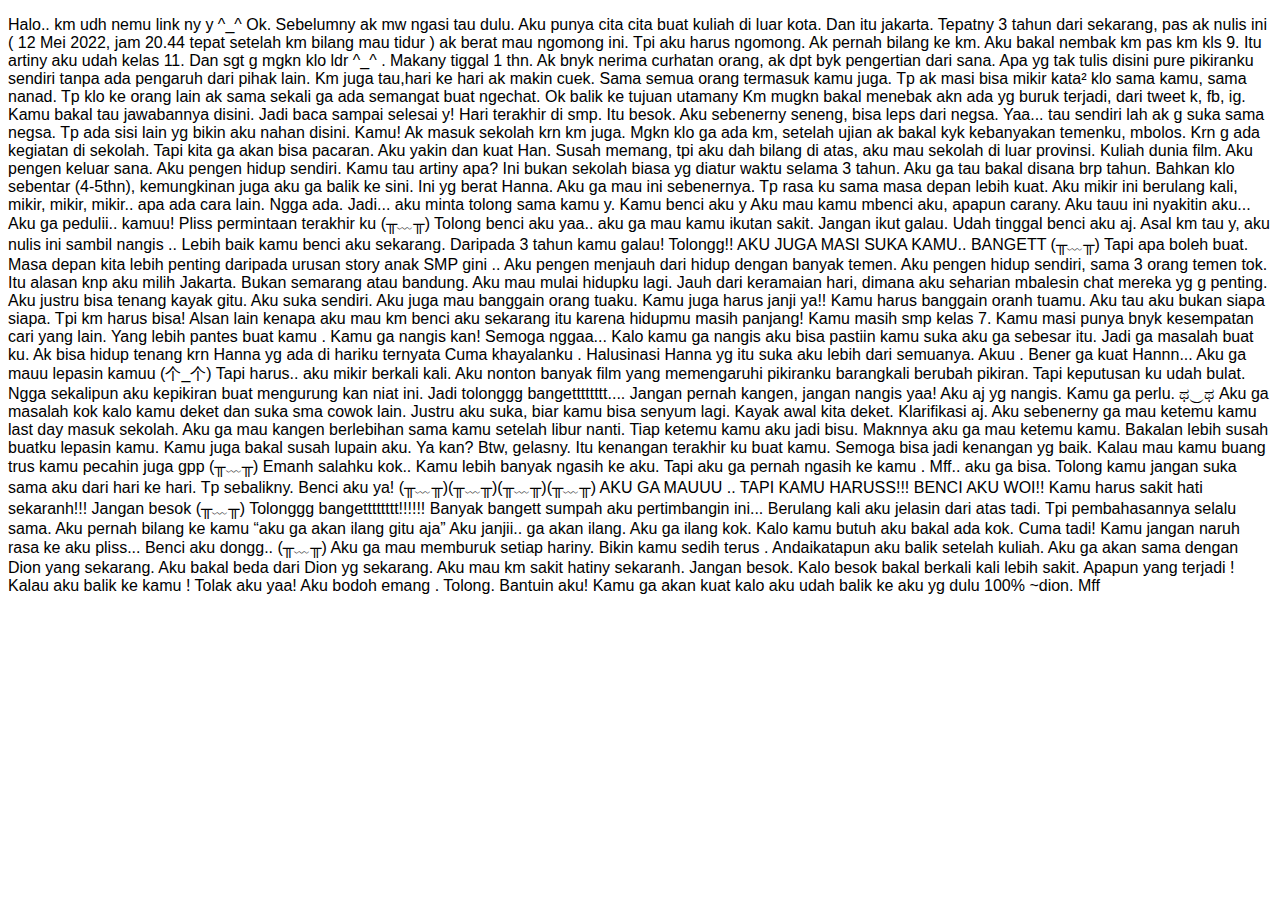
<file: indomaret.html>
<!DOCTYPE html>
<html lang="en">
<head>
	<meta charset="UTF-8">
	<meta name="viewport" content="width=device-width, initial-scale=1.0">
	<title>Semoga Ngerti Y</title>
	<style type="text/css">
		body{
			font-family: sans-serif;
		}
	</style>
</head>
<body>
	<p>
		Halo.. km udh nemu link ny y ^_^
Ok. Sebelumny ak mw ngasi tau dulu. Aku punya cita cita buat kuliah di luar kota. Dan itu jakarta. Tepatny 3 tahun dari sekarang, pas ak nulis ini ( 12 Mei 2022, jam 20.44 tepat setelah km bilang mau tidur ) ak berat mau ngomong ini. Tpi aku harus ngomong. 

Ak pernah bilang ke km. Aku bakal nembak km pas km kls 9. Itu artiny aku udah kelas 11. Dan sgt g mgkn klo ldr ^_^ . Makany tiggal 1 thn. 

Ak bnyk nerima curhatan orang, ak dpt byk pengertian dari sana. Apa yg tak tulis disini pure pikiranku sendiri tanpa ada pengaruh dari pihak lain.

Km juga tau,hari ke hari ak makin cuek. Sama semua orang termasuk kamu juga. Tp ak masi bisa mikir kata² klo sama kamu, sama nanad. Tp klo ke orang lain ak sama sekali ga ada semangat buat ngechat. Ok balik ke tujuan utamany

Km mugkn bakal menebak akn ada yg buruk terjadi, dari tweet k, fb, ig. Kamu bakal tau jawabannya disini. Jadi baca sampai selesai y!

Hari terakhir di smp. Itu besok. Aku sebenerny seneng, bisa leps dari negsa. Yaa... tau sendiri lah ak g suka sama negsa. Tp ada sisi lain yg bikin aku nahan disini. Kamu! Ak masuk sekolah krn km juga. Mgkn klo ga ada km, setelah ujian ak bakal kyk kebanyakan temenku, mbolos. Krn g ada kegiatan di sekolah. 

Tapi kita ga akan bisa pacaran. Aku yakin dan kuat Han. Susah memang, tpi aku dah bilang di atas, aku mau sekolah di luar provinsi.  Kuliah dunia film. Aku pengen keluar sana. Aku pengen hidup sendiri. Kamu tau artiny apa?

Ini bukan sekolah biasa yg diatur waktu selama 3 tahun. Aku ga tau bakal disana brp tahun. Bahkan klo sebentar (4-5thn), kemungkinan juga aku ga balik ke sini. 

Ini yg berat Hanna. Aku ga mau ini sebenernya. Tp rasa ku sama masa depan lebih kuat. Aku mikir ini berulang kali, mikir, mikir, mikir.. apa ada cara lain. 

Ngga ada.

Jadi... aku minta tolong sama kamu y. Kamu benci aku y
Aku mau kamu mbenci aku, apapun carany. 
Aku tauu ini nyakitin aku... Aku ga pedulii.. kamuu!
Pliss permintaan terakhir ku (╥﹏╥)
Tolong benci aku yaa.. aku ga mau kamu ikutan sakit. Jangan ikut galau. Udah tinggal benci aku aj. Asal km tau y, aku nulis ini sambil nangis .. Lebih baik kamu benci aku sekarang. Daripada 3 tahun kamu galau! Tolongg!!

AKU JUGA MASI SUKA KAMU.. BANGETT (╥﹏╥)
Tapi apa boleh buat. Masa depan kita lebih penting daripada urusan story anak SMP gini .. 

Aku pengen menjauh dari hidup dengan banyak temen. Aku pengen hidup sendiri, sama 3 orang temen tok. Itu alasan knp aku milih Jakarta. Bukan semarang atau bandung. Aku mau mulai hidupku lagi. Jauh dari keramaian hari, dimana aku seharian mbalesin chat mereka yg g penting. 

Aku justru bisa tenang kayak gitu. Aku suka sendiri. Aku juga mau banggain orang tuaku. Kamu juga harus janji ya!! Kamu harus banggain oranh tuamu. Aku tau aku bukan siapa siapa. Tpi km harus bisa!

Alsan lain kenapa aku mau km benci aku sekarang itu karena hidupmu masih panjang! Kamu masih smp kelas 7. Kamu masi punya bnyk kesempatan cari yang lain. Yang lebih pantes buat kamu .

Kamu ga nangis kan! Semoga nggaa... Kalo kamu ga nangis aku bisa pastiin kamu suka aku ga sebesar itu. Jadi ga masalah buat ku. Ak bisa hidup tenang krn Hanna yg ada di hariku ternyata Cuma khayalanku . Halusinasi Hanna yg itu suka aku lebih dari semuanya. 

Akuu .  Bener ga kuat Hannn... Aku ga mauu lepasin kamuu (个_个)
Tapi harus.. aku mikir berkali kali. Aku nonton banyak film yang memengaruhi pikiranku barangkali berubah pikiran.
Tapi keputusan ku udah bulat. Ngga sekalipun aku kepikiran buat mengurung kan niat ini.

Jadi tolonggg bangetttttttt.... Jangan pernah kangen, jangan nangis yaa! Aku aj yg nangis. Kamu ga perlu. ಥ‿ಥ

Aku ga masalah kok kalo kamu deket dan suka sma cowok lain. Justru aku suka, biar kamu bisa senyum lagi. Kayak awal kita deket. Klarifikasi aj. Aku sebenerny ga mau ketemu kamu last day masuk sekolah. Aku ga mau kangen berlebihan sama kamu setelah libur nanti. Tiap ketemu kamu aku jadi bisu. Maknnya aku ga mau ketemu kamu. Bakalan lebih susah buatku lepasin kamu. Kamu juga bakal susah lupain aku. Ya kan? 

Btw, gelasny.
Itu kenangan terakhir ku buat kamu. Semoga bisa jadi kenangan yg baik. Kalau mau kamu buang trus kamu pecahin juga gpp (╥﹏╥)
Emanh salahku kok.. 
Kamu lebih banyak ngasih ke aku. Tapi aku ga pernah ngasih ke kamu . Mff.. aku ga bisa.

Tolong kamu jangan suka sama aku dari hari ke hari. Tp sebalikny. Benci aku ya! (╥﹏╥)(╥﹏╥)(╥﹏╥)(╥﹏╥)

AKU GA MAUUU .. TAPI KAMU HARUSS!!! BENCI AKU WOI!!

Kamu harus sakit hati sekaranh!!! Jangan besok (╥﹏╥)
Tolonggg bangetttttttt!!!!!!

Banyak bangett sumpah aku pertimbangin ini... Berulang kali aku jelasin dari atas tadi. Tpi pembahasannya selalu sama. 

Aku pernah bilang ke kamu “aku ga akan ilang gitu aja”
Aku janjii.. ga akan ilang. Aku ga ilang kok. Kalo kamu butuh aku bakal ada kok. Cuma tadi! Kamu jangan naruh rasa ke aku pliss... Benci aku dongg.. (╥﹏╥)
Aku ga mau memburuk setiap hariny. Bikin kamu sedih terus .

Andaikatapun aku balik setelah kuliah. Aku ga akan sama dengan Dion yang sekarang. Aku bakal beda dari Dion yg sekarang. Aku mau km sakit hatiny sekaranh. Jangan besok. Kalo besok bakal berkali kali lebih sakit.

Apapun yang terjadi ! Kalau aku balik ke kamu ! 
Tolak aku yaa! Aku bodoh emang . Tolong. Bantuin aku!
Kamu ga akan kuat kalo aku udah balik ke aku yg dulu 100%


~dion.
Mff
	</p>
</body>
</html>
</file>
<file: assets/vendors/themify-icons/css/themify-icons.css>
@font-face {
	font-family: 'themify';
	src:url("../fonts/themify.eot?-fvbane");
	src:url("../fonts/themify.eot?#iefix-fvbane") format("embedded-opentype"),
		url("../fonts/themify.woff?-fvbane") format("woff"),
		url("../fonts/themify.ttf?-fvbane") format("truetype"),
		url("../fonts/themify.svg?-fvbane#themify") format("svg");
	font-weight: normal;
	font-style: normal;
}

[class^="ti-"], [class*=" ti-"] {
	font-family: 'themify';
	speak: none;
	font-style: normal;
	font-weight: normal;
	font-variant: normal;
	text-transform: none;
	line-height: 1;

	/* Better Font Rendering =========== */
	-webkit-font-smoothing: antialiased;
	-moz-osx-font-smoothing: grayscale;
}

.ti-wand:before {
	content: "\e600";
}
.ti-volume:before {
	content: "\e601";
}
.ti-user:before {
	content: "\e602";
}
.ti-unlock:before {
	content: "\e603";
}
.ti-unlink:before {
	content: "\e604";
}
.ti-trash:before {
	content: "\e605";
}
.ti-thought:before {
	content: "\e606";
}
.ti-target:before {
	content: "\e607";
}
.ti-tag:before {
	content: "\e608";
}
.ti-tablet:before {
	content: "\e609";
}
.ti-star:before {
	content: "\e60a";
}
.ti-spray:before {
	content: "\e60b";
}
.ti-signal:before {
	content: "\e60c";
}
.ti-shopping-cart:before {
	content: "\e60d";
}
.ti-shopping-cart-full:before {
	content: "\e60e";
}
.ti-settings:before {
	content: "\e60f";
}
.ti-search:before {
	content: "\e610";
}
.ti-zoom-in:before {
	content: "\e611";
}
.ti-zoom-out:before {
	content: "\e612";
}
.ti-cut:before {
	content: "\e613";
}
.ti-ruler:before {
	content: "\e614";
}
.ti-ruler-pencil:before {
	content: "\e615";
}
.ti-ruler-alt:before {
	content: "\e616";
}
.ti-bookmark:before {
	content: "\e617";
}
.ti-bookmark-alt:before {
	content: "\e618";
}
.ti-reload:before {
	content: "\e619";
}
.ti-plus:before {
	content: "\e61a";
}
.ti-pin:before {
	content: "\e61b";
}
.ti-pencil:before {
	content: "\e61c";
}
.ti-pencil-alt:before {
	content: "\e61d";
}
.ti-paint-roller:before {
	content: "\e61e";
}
.ti-paint-bucket:before {
	content: "\e61f";
}
.ti-na:before {
	content: "\e620";
}
.ti-mobile:before {
	content: "\e621";
}
.ti-minus:before {
	content: "\e622";
}
.ti-medall:before {
	content: "\e623";
}
.ti-medall-alt:before {
	content: "\e624";
}
.ti-marker:before {
	content: "\e625";
}
.ti-marker-alt:before {
	content: "\e626";
}
.ti-arrow-up:before {
	content: "\e627";
}
.ti-arrow-right:before {
	content: "\e628";
}
.ti-arrow-left:before {
	content: "\e629";
}
.ti-arrow-down:before {
	content: "\e62a";
}
.ti-lock:before {
	content: "\e62b";
}
.ti-location-arrow:before {
	content: "\e62c";
}
.ti-link:before {
	content: "\e62d";
}
.ti-layout:before {
	content: "\e62e";
}
.ti-layers:before {
	content: "\e62f";
}
.ti-layers-alt:before {
	content: "\e630";
}
.ti-key:before {
	content: "\e631";
}
.ti-import:before {
	content: "\e632";
}
.ti-image:before {
	content: "\e633";
}
.ti-heart:before {
	content: "\e634";
}
.ti-heart-broken:before {
	content: "\e635";
}
.ti-hand-stop:before {
	content: "\e636";
}
.ti-hand-open:before {
	content: "\e637";
}
.ti-hand-drag:before {
	content: "\e638";
}
.ti-folder:before {
	content: "\e639";
}
.ti-flag:before {
	content: "\e63a";
}
.ti-flag-alt:before {
	content: "\e63b";
}
.ti-flag-alt-2:before {
	content: "\e63c";
}
.ti-eye:before {
	content: "\e63d";
}
.ti-export:before {
	content: "\e63e";
}
.ti-exchange-vertical:before {
	content: "\e63f";
}
.ti-desktop:before {
	content: "\e640";
}
.ti-cup:before {
	content: "\e641";
}
.ti-crown:before {
	content: "\e642";
}
.ti-comments:before {
	content: "\e643";
}
.ti-comment:before {
	content: "\e644";
}
.ti-comment-alt:before {
	content: "\e645";
}
.ti-close:before {
	content: "\e646";
}
.ti-clip:before {
	content: "\e647";
}
.ti-angle-up:before {
	content: "\e648";
}
.ti-angle-right:before {
	content: "\e649";
}
.ti-angle-left:before {
	content: "\e64a";
}
.ti-angle-down:before {
	content: "\e64b";
}
.ti-check:before {
	content: "\e64c";
}
.ti-check-box:before {
	content: "\e64d";
}
.ti-camera:before {
	content: "\e64e";
}
.ti-announcement:before {
	content: "\e64f";
}
.ti-brush:before {
	content: "\e650";
}
.ti-briefcase:before {
	content: "\e651";
}
.ti-bolt:before {
	content: "\e652";
}
.ti-bolt-alt:before {
	content: "\e653";
}
.ti-blackboard:before {
	content: "\e654";
}
.ti-bag:before {
	content: "\e655";
}
.ti-move:before {
	content: "\e656";
}
.ti-arrows-vertical:before {
	content: "\e657";
}
.ti-arrows-horizontal:before {
	content: "\e658";
}
.ti-fullscreen:before {
	content: "\e659";
}
.ti-arrow-top-right:before {
	content: "\e65a";
}
.ti-arrow-top-left:before {
	content: "\e65b";
}
.ti-arrow-circle-up:before {
	content: "\e65c";
}
.ti-arrow-circle-right:before {
	content: "\e65d";
}
.ti-arrow-circle-left:before {
	content: "\e65e";
}
.ti-arrow-circle-down:before {
	content: "\e65f";
}
.ti-angle-double-up:before {
	content: "\e660";
}
.ti-angle-double-right:before {
	content: "\e661";
}
.ti-angle-double-left:before {
	content: "\e662";
}
.ti-angle-double-down:before {
	content: "\e663";
}
.ti-zip:before {
	content: "\e664";
}
.ti-world:before {
	content: "\e665";
}
.ti-wheelchair:before {
	content: "\e666";
}
.ti-view-list:before {
	content: "\e667";
}
.ti-view-list-alt:before {
	content: "\e668";
}
.ti-view-grid:before {
	content: "\e669";
}
.ti-uppercase:before {
	content: "\e66a";
}
.ti-upload:before {
	content: "\e66b";
}
.ti-underline:before {
	content: "\e66c";
}
.ti-truck:before {
	content: "\e66d";
}
.ti-timer:before {
	content: "\e66e";
}
.ti-ticket:before {
	content: "\e66f";
}
.ti-thumb-up:before {
	content: "\e670";
}
.ti-thumb-down:before {
	content: "\e671";
}
.ti-text:before {
	content: "\e672";
}
.ti-stats-up:before {
	content: "\e673";
}
.ti-stats-down:before {
	content: "\e674";
}
.ti-split-v:before {
	content: "\e675";
}
.ti-split-h:before {
	content: "\e676";
}
.ti-smallcap:before {
	content: "\e677";
}
.ti-shine:before {
	content: "\e678";
}
.ti-shift-right:before {
	content: "\e679";
}
.ti-shift-left:before {
	content: "\e67a";
}
.ti-shield:before {
	content: "\e67b";
}
.ti-notepad:before {
	content: "\e67c";
}
.ti-server:before {
	content: "\e67d";
}
.ti-quote-right:before {
	content: "\e67e";
}
.ti-quote-left:before {
	content: "\e67f";
}
.ti-pulse:before {
	content: "\e680";
}
.ti-printer:before {
	content: "\e681";
}
.ti-power-off:before {
	content: "\e682";
}
.ti-plug:before {
	content: "\e683";
}
.ti-pie-chart:before {
	content: "\e684";
}
.ti-paragraph:before {
	content: "\e685";
}
.ti-panel:before {
	content: "\e686";
}
.ti-package:before {
	content: "\e687";
}
.ti-music:before {
	content: "\e688";
}
.ti-music-alt:before {
	content: "\e689";
}
.ti-mouse:before {
	content: "\e68a";
}
.ti-mouse-alt:before {
	content: "\e68b";
}
.ti-money:before {
	content: "\e68c";
}
.ti-microphone:before {
	content: "\e68d";
}
.ti-menu:before {
	content: "\e68e";
}
.ti-menu-alt:before {
	content: "\e68f";
}
.ti-map:before {
	content: "\e690";
}
.ti-map-alt:before {
	content: "\e691";
}
.ti-loop:before {
	content: "\e692";
}
.ti-location-pin:before {
	content: "\e693";
}
.ti-list:before {
	content: "\e694";
}
.ti-light-bulb:before {
	content: "\e695";
}
.ti-Italic:before {
	content: "\e696";
}
.ti-info:before {
	content: "\e697";
}
.ti-infinite:before {
	content: "\e698";
}
.ti-id-badge:before {
	content: "\e699";
}
.ti-hummer:before {
	content: "\e69a";
}
.ti-home:before {
	content: "\e69b";
}
.ti-help:before {
	content: "\e69c";
}
.ti-headphone:before {
	content: "\e69d";
}
.ti-harddrives:before {
	content: "\e69e";
}
.ti-harddrive:before {
	content: "\e69f";
}
.ti-gift:before {
	content: "\e6a0";
}
.ti-game:before {
	content: "\e6a1";
}
.ti-filter:before {
	content: "\e6a2";
}
.ti-files:before {
	content: "\e6a3";
}
.ti-file:before {
	content: "\e6a4";
}
.ti-eraser:before {
	content: "\e6a5";
}
.ti-envelope:before {
	content: "\e6a6";
}
.ti-download:before {
	content: "\e6a7";
}
.ti-direction:before {
	content: "\e6a8";
}
.ti-direction-alt:before {
	content: "\e6a9";
}
.ti-dashboard:before {
	content: "\e6aa";
}
.ti-control-stop:before {
	content: "\e6ab";
}
.ti-control-shuffle:before {
	content: "\e6ac";
}
.ti-control-play:before {
	content: "\e6ad";
}
.ti-control-pause:before {
	content: "\e6ae";
}
.ti-control-forward:before {
	content: "\e6af";
}
.ti-control-backward:before {
	content: "\e6b0";
}
.ti-cloud:before {
	content: "\e6b1";
}
.ti-cloud-up:before {
	content: "\e6b2";
}
.ti-cloud-down:before {
	content: "\e6b3";
}
.ti-clipboard:before {
	content: "\e6b4";
}
.ti-car:before {
	content: "\e6b5";
}
.ti-calendar:before {
	content: "\e6b6";
}
.ti-book:before {
	content: "\e6b7";
}
.ti-bell:before {
	content: "\e6b8";
}
.ti-basketball:before {
	content: "\e6b9";
}
.ti-bar-chart:before {
	content: "\e6ba";
}
.ti-bar-chart-alt:before {
	content: "\e6bb";
}
.ti-back-right:before {
	content: "\e6bc";
}
.ti-back-left:before {
	content: "\e6bd";
}
.ti-arrows-corner:before {
	content: "\e6be";
}
.ti-archive:before {
	content: "\e6bf";
}
.ti-anchor:before {
	content: "\e6c0";
}
.ti-align-right:before {
	content: "\e6c1";
}
.ti-align-left:before {
	content: "\e6c2";
}
.ti-align-justify:before {
	content: "\e6c3";
}
.ti-align-center:before {
	content: "\e6c4";
}
.ti-alert:before {
	content: "\e6c5";
}
.ti-alarm-clock:before {
	content: "\e6c6";
}
.ti-agenda:before {
	content: "\e6c7";
}
.ti-write:before {
	content: "\e6c8";
}
.ti-window:before {
	content: "\e6c9";
}
.ti-widgetized:before {
	content: "\e6ca";
}
.ti-widget:before {
	content: "\e6cb";
}
.ti-widget-alt:before {
	content: "\e6cc";
}
.ti-wallet:before {
	content: "\e6cd";
}
.ti-video-clapper:before {
	content: "\e6ce";
}
.ti-video-camera:before {
	content: "\e6cf";
}
.ti-vector:before {
	content: "\e6d0";
}
.ti-themify-logo:before {
	content: "\e6d1";
}
.ti-themify-favicon:before {
	content: "\e6d2";
}
.ti-themify-favicon-alt:before {
	content: "\e6d3";
}
.ti-support:before {
	content: "\e6d4";
}
.ti-stamp:before {
	content: "\e6d5";
}
.ti-split-v-alt:before {
	content: "\e6d6";
}
.ti-slice:before {
	content: "\e6d7";
}
.ti-shortcode:before {
	content: "\e6d8";
}
.ti-shift-right-alt:before {
	content: "\e6d9";
}
.ti-shift-left-alt:before {
	content: "\e6da";
}
.ti-ruler-alt-2:before {
	content: "\e6db";
}
.ti-receipt:before {
	content: "\e6dc";
}
.ti-pin2:before {
	content: "\e6dd";
}
.ti-pin-alt:before {
	content: "\e6de";
}
.ti-pencil-alt2:before {
	content: "\e6df";
}
.ti-palette:before {
	content: "\e6e0";
}
.ti-more:before {
	content: "\e6e1";
}
.ti-more-alt:before {
	content: "\e6e2";
}
.ti-microphone-alt:before {
	content: "\e6e3";
}
.ti-magnet:before {
	content: "\e6e4";
}
.ti-line-double:before {
	content: "\e6e5";
}
.ti-line-dotted:before {
	content: "\e6e6";
}
.ti-line-dashed:before {
	content: "\e6e7";
}
.ti-layout-width-full:before {
	content: "\e6e8";
}
.ti-layout-width-default:before {
	content: "\e6e9";
}
.ti-layout-width-default-alt:before {
	content: "\e6ea";
}
.ti-layout-tab:before {
	content: "\e6eb";
}
.ti-layout-tab-window:before {
	content: "\e6ec";
}
.ti-layout-tab-v:before {
	content: "\e6ed";
}
.ti-layout-tab-min:before {
	content: "\e6ee";
}
.ti-layout-slider:before {
	content: "\e6ef";
}
.ti-layout-slider-alt:before {
	content: "\e6f0";
}
.ti-layout-sidebar-right:before {
	content: "\e6f1";
}
.ti-layout-sidebar-none:before {
	content: "\e6f2";
}
.ti-layout-sidebar-left:before {
	content: "\e6f3";
}
.ti-layout-placeholder:before {
	content: "\e6f4";
}
.ti-layout-menu:before {
	content: "\e6f5";
}
.ti-layout-menu-v:before {
	content: "\e6f6";
}
.ti-layout-menu-separated:before {
	content: "\e6f7";
}
.ti-layout-menu-full:before {
	content: "\e6f8";
}
.ti-layout-media-right-alt:before {
	content: "\e6f9";
}
.ti-layout-media-right:before {
	content: "\e6fa";
}
.ti-layout-media-overlay:before {
	content: "\e6fb";
}
.ti-layout-media-overlay-alt:before {
	content: "\e6fc";
}
.ti-layout-media-overlay-alt-2:before {
	content: "\e6fd";
}
.ti-layout-media-left-alt:before {
	content: "\e6fe";
}
.ti-layout-media-left:before {
	content: "\e6ff";
}
.ti-layout-media-center-alt:before {
	content: "\e700";
}
.ti-layout-media-center:before {
	content: "\e701";
}
.ti-layout-list-thumb:before {
	content: "\e702";
}
.ti-layout-list-thumb-alt:before {
	content: "\e703";
}
.ti-layout-list-post:before {
	content: "\e704";
}
.ti-layout-list-large-image:before {
	content: "\e705";
}
.ti-layout-line-solid:before {
	content: "\e706";
}
.ti-layout-grid4:before {
	content: "\e707";
}
.ti-layout-grid3:before {
	content: "\e708";
}
.ti-layout-grid2:before {
	content: "\e709";
}
.ti-layout-grid2-thumb:before {
	content: "\e70a";
}
.ti-layout-cta-right:before {
	content: "\e70b";
}
.ti-layout-cta-left:before {
	content: "\e70c";
}
.ti-layout-cta-center:before {
	content: "\e70d";
}
.ti-layout-cta-btn-right:before {
	content: "\e70e";
}
.ti-layout-cta-btn-left:before {
	content: "\e70f";
}
.ti-layout-column4:before {
	content: "\e710";
}
.ti-layout-column3:before {
	content: "\e711";
}
.ti-layout-column2:before {
	content: "\e712";
}
.ti-layout-accordion-separated:before {
	content: "\e713";
}
.ti-layout-accordion-merged:before {
	content: "\e714";
}
.ti-layout-accordion-list:before {
	content: "\e715";
}
.ti-ink-pen:before {
	content: "\e716";
}
.ti-info-alt:before {
	content: "\e717";
}
.ti-help-alt:before {
	content: "\e718";
}
.ti-headphone-alt:before {
	content: "\e719";
}
.ti-hand-point-up:before {
	content: "\e71a";
}
.ti-hand-point-right:before {
	content: "\e71b";
}
.ti-hand-point-left:before {
	content: "\e71c";
}
.ti-hand-point-down:before {
	content: "\e71d";
}
.ti-gallery:before {
	content: "\e71e";
}
.ti-face-smile:before {
	content: "\e71f";
}
.ti-face-sad:before {
	content: "\e720";
}
.ti-credit-card:before {
	content: "\e721";
}
.ti-control-skip-forward:before {
	content: "\e722";
}
.ti-control-skip-backward:before {
	content: "\e723";
}
.ti-control-record:before {
	content: "\e724";
}
.ti-control-eject:before {
	content: "\e725";
}
.ti-comments-smiley:before {
	content: "\e726";
}
.ti-brush-alt:before {
	content: "\e727";
}
.ti-youtube:before {
	content: "\e728";
}
.ti-vimeo:before {
	content: "\e729";
}
.ti-twitter:before {
	content: "\e72a";
}
.ti-time:before {
	content: "\e72b";
}
.ti-tumblr:before {
	content: "\e72c";
}
.ti-skype:before {
	content: "\e72d";
}
.ti-share:before {
	content: "\e72e";
}
.ti-share-alt:before {
	content: "\e72f";
}
.ti-rocket:before {
	content: "\e730";
}
.ti-pinterest:before {
	content: "\e731";
}
.ti-new-window:before {
	content: "\e732";
}
.ti-microsoft:before {
	content: "\e733";
}
.ti-list-ol:before {
	content: "\e734";
}
.ti-linkedin:before {
	content: "\e735";
}
.ti-layout-sidebar-2:before {
	content: "\e736";
}
.ti-layout-grid4-alt:before {
	content: "\e737";
}
.ti-layout-grid3-alt:before {
	content: "\e738";
}
.ti-layout-grid2-alt:before {
	content: "\e739";
}
.ti-layout-column4-alt:before {
	content: "\e73a";
}
.ti-layout-column3-alt:before {
	content: "\e73b";
}
.ti-layout-column2-alt:before {
	content: "\e73c";
}
.ti-instagram:before {
	content: "\e73d";
}
.ti-google:before {
	content: "\e73e";
}
.ti-github:before {
	content: "\e73f";
}
.ti-flickr:before {
	content: "\e740";
}
.ti-facebook:before {
	content: "\e741";
}
.ti-dropbox:before {
	content: "\e742";
}
.ti-dribbble:before {
	content: "\e743";
}
.ti-apple:before {
	content: "\e744";
}
.ti-android:before {
	content: "\e745";
}
.ti-save:before {
	content: "\e746";
}
.ti-save-alt:before {
	content: "\e747";
}
.ti-yahoo:before {
	content: "\e748";
}
.ti-wordpress:before {
	content: "\e749";
}
.ti-vimeo-alt:before {
	content: "\e74a";
}
.ti-twitter-alt:before {
	content: "\e74b";
}
.ti-tumblr-alt:before {
	content: "\e74c";
}
.ti-trello:before {
	content: "\e74d";
}
.ti-stack-overflow:before {
	content: "\e74e";
}
.ti-soundcloud:before {
	content: "\e74f";
}
.ti-sharethis:before {
	content: "\e750";
}
.ti-sharethis-alt:before {
	content: "\e751";
}
.ti-reddit:before {
	content: "\e752";
}
.ti-pinterest-alt:before {
	content: "\e753";
}
.ti-microsoft-alt:before {
	content: "\e754";
}
.ti-linux:before {
	content: "\e755";
}
.ti-jsfiddle:before {
	content: "\e756";
}
.ti-joomla:before {
	content: "\e757";
}
.ti-html5:before {
	content: "\e758";
}
.ti-flickr-alt:before {
	content: "\e759";
}
.ti-email:before {
	content: "\e75a";
}
.ti-drupal:before {
	content: "\e75b";
}
.ti-dropbox-alt:before {
	content: "\e75c";
}
.ti-css3:before {
	content: "\e75d";
}
.ti-rss:before {
	content: "\e75e";
}
.ti-rss-alt:before {
	content: "\e75f";
}
</file>
